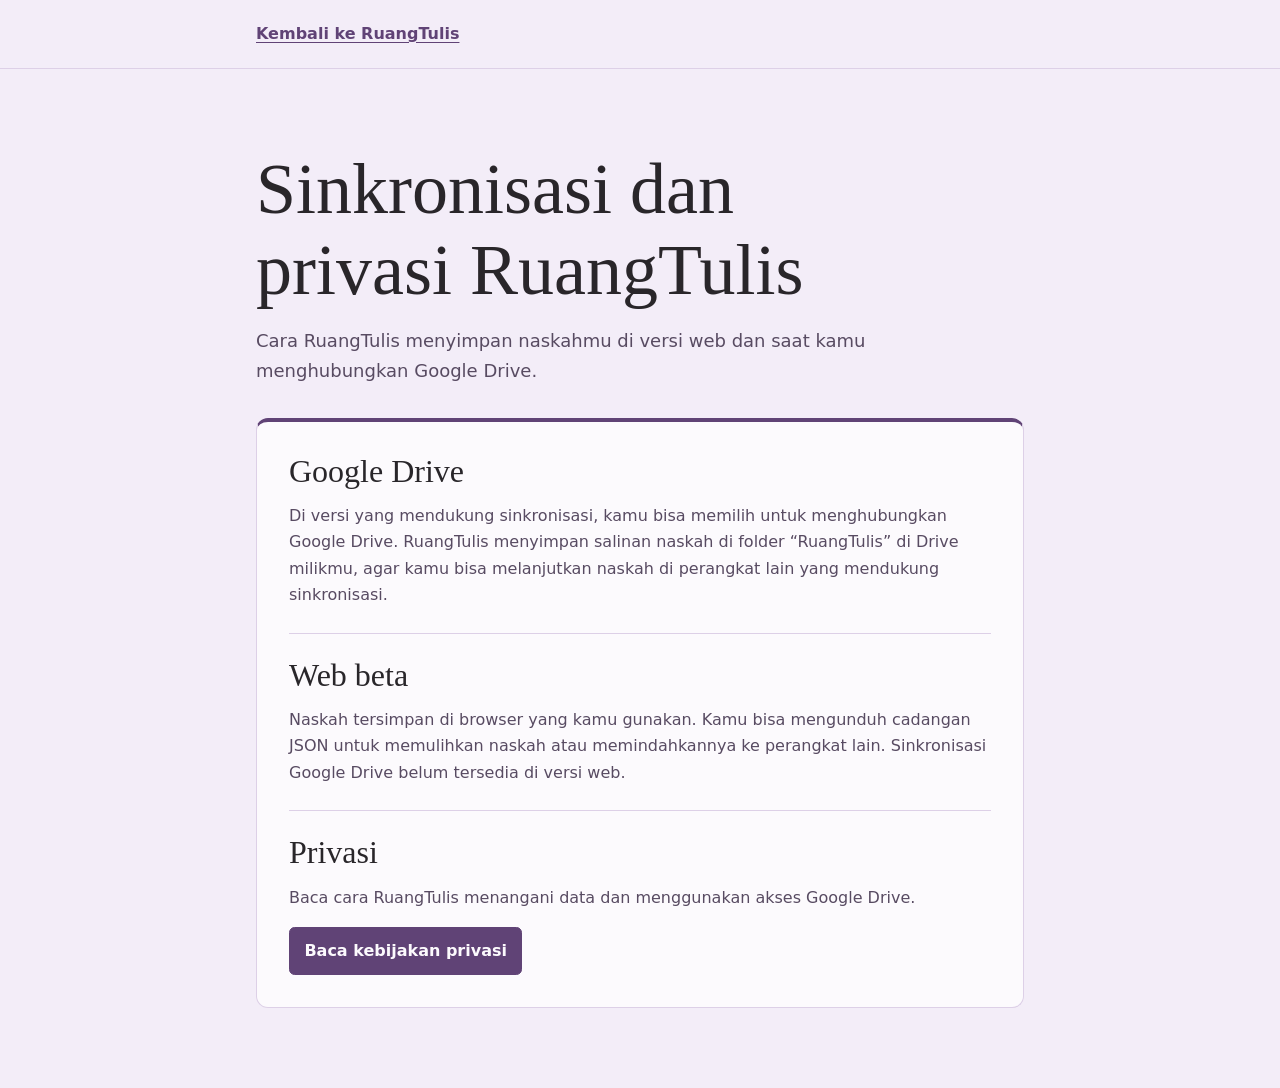
<file: index.html>
<!doctype html>
<html lang="id">
<head>
  <meta charset="utf-8">
  <meta name="viewport" content="width=device-width, initial-scale=1">
  <meta name="theme-color" content="#f3edf8">
  <title>Sinkronisasi dan privasi · RuangTulis</title>
  <meta name="description" content="Informasi tentang penyimpanan naskah dan sinkronisasi Google Drive di RuangTulis.">
  <style>
    :root {
      color-scheme: light;
      --latar: #f3edf8;
      --permukaan: #fcfafd;
      --tinta: #29262a;
      --redup: #584b62;
      --ungu: #604376;
      --garis: #ddd0e7;
    }
    * { box-sizing: border-box; }
    body {
      margin: 0;
      background: var(--latar);
      color: var(--tinta);
      font: 1rem/1.65 system-ui, sans-serif;
    }
    .wadah {
      width: min(calc(100% - 2rem), 48rem);
      margin-inline: auto;
    }
    header { border-bottom: 1px solid var(--garis); }
    header .wadah { padding-block: .75rem; }
    a { color: var(--ungu); text-underline-offset: .2em; }
    a:focus-visible { outline: 3px solid var(--ungu); outline-offset: 4px; }
    header a { display: inline-block; padding-block: .55rem; font-weight: 600; }
    main { padding-block: clamp(2.5rem, 8vw, 5rem); }
    h1, h2 { margin: 0; font-family: Georgia, serif; font-weight: 400; line-height: 1.12; }
    h1 { max-width: 17ch; font-size: clamp(2.5rem, 7vw, 4.5rem); }
    h2 { font-size: clamp(1.5rem, 4vw, 2rem); }
    p { margin: .85rem 0 0; color: var(--redup); }
    .pengantar { max-width: 55ch; margin-top: 1rem; font-size: 1.125rem; }
    .informasi {
      margin-top: 2rem;
      padding: clamp(1.25rem, 5vw, 2rem);
      background: var(--permukaan);
      border: 1px solid var(--garis);
      border-top: .25rem solid var(--ungu);
      border-radius: .75rem;
    }
    section + section { margin-top: 1.5rem; padding-top: 1.5rem; border-top: 1px solid var(--garis); }
    .privasi {
      display: inline-block;
      margin-top: 1rem;
      padding: .6rem .9rem;
      border: 1px solid var(--ungu);
      border-radius: .35rem;
      color: var(--permukaan);
      background: var(--ungu);
      font-weight: 600;
      text-decoration: none;
    }
    .privasi:hover { text-decoration: underline; }
  </style>
</head>
<body>
  <header>
    <div class="wadah">
      <a href="https://miseliastudio.com/ruangtulis/">Kembali ke RuangTulis</a>
    </div>
  </header>
  <main class="wadah">
    <h1>Sinkronisasi dan privasi RuangTulis</h1>
    <p class="pengantar">Cara RuangTulis menyimpan naskahmu di versi web dan saat kamu menghubungkan Google Drive.</p>
    <div class="informasi">
      <section aria-labelledby="drive">
        <h2 id="drive">Google Drive</h2>
        <p>Di versi yang mendukung sinkronisasi, kamu bisa memilih untuk menghubungkan Google Drive. RuangTulis menyimpan salinan naskah di folder “RuangTulis” di Drive milikmu, agar kamu bisa melanjutkan naskah di perangkat lain yang mendukung sinkronisasi.</p>
      </section>
      <section aria-labelledby="web-beta">
        <h2 id="web-beta">Web beta</h2>
        <p>Naskah tersimpan di browser yang kamu gunakan. Kamu bisa mengunduh cadangan JSON untuk memulihkan naskah atau memindahkannya ke perangkat lain. Sinkronisasi Google Drive belum tersedia di versi web.</p>
      </section>
      <section aria-labelledby="privasi">
        <h2 id="privasi">Privasi</h2>
        <p>Baca cara RuangTulis menangani data dan menggunakan akses Google Drive.</p>
        <a class="privasi" href="https://assasinotes-pixel.github.io/ruangtulis-info/privasi.html">Baca kebijakan privasi</a>
      </section>
    </div>
  </main>
</body>
</html>
</file>
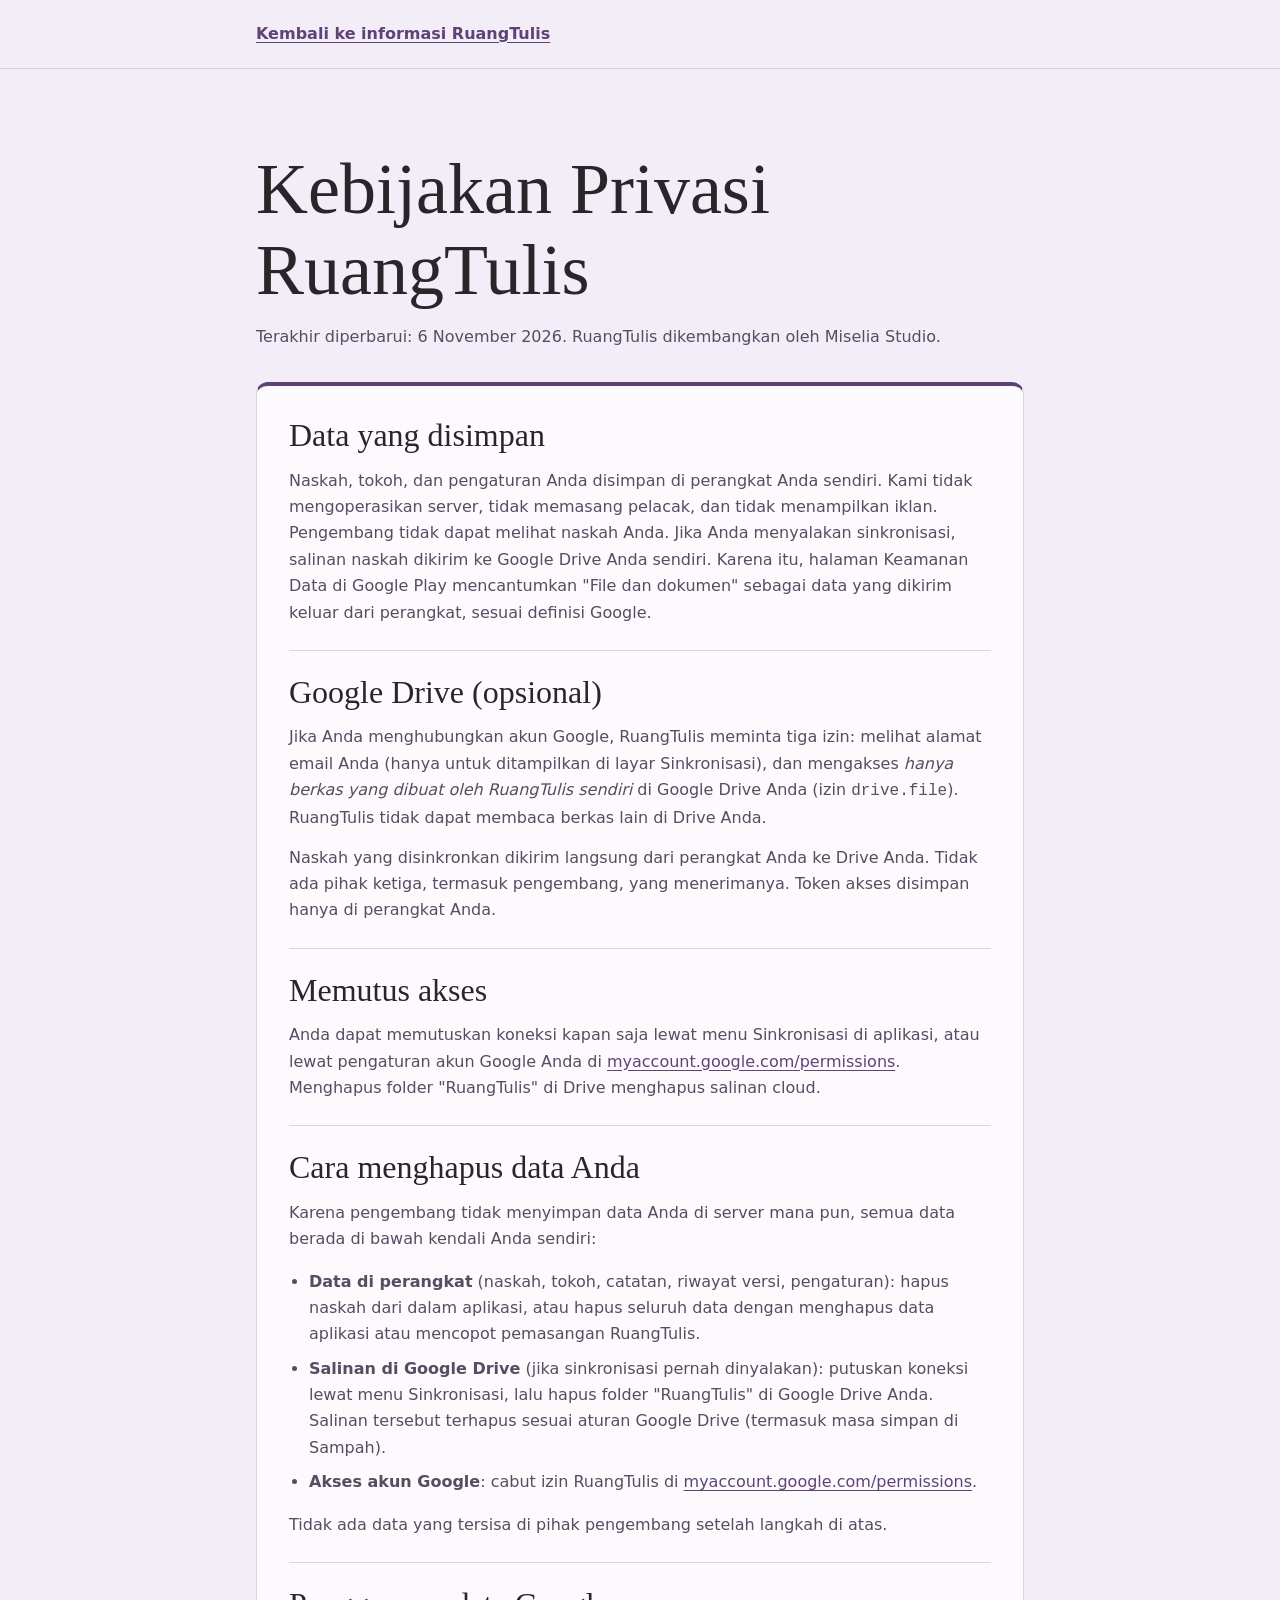
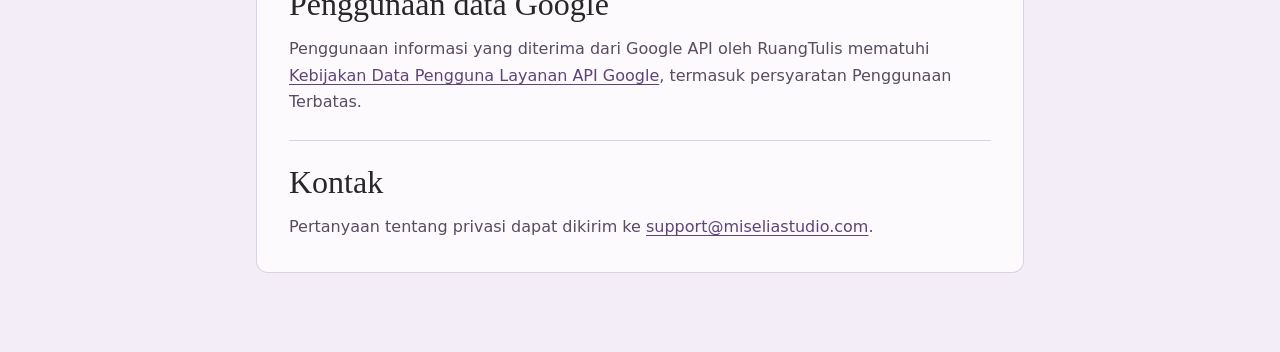
<file: privasi.html>
<!doctype html>
<html lang="id">
<head>
  <meta charset="utf-8">
  <meta name="viewport" content="width=device-width, initial-scale=1">
  <meta name="theme-color" content="#f3edf8">
  <title>Kebijakan Privasi RuangTulis</title>
  <style>
    :root {
      color-scheme: light;
      --latar: #f3edf8;
      --permukaan: #fcfafd;
      --tinta: #29262a;
      --redup: #584b62;
      --ungu: #604376;
      --garis: #ddd0e7;
    }
    * { box-sizing: border-box; }
    body {
      margin: 0;
      background: var(--latar);
      color: var(--tinta);
      font: 1rem/1.65 system-ui, sans-serif;
    }
    .wadah {
      width: min(calc(100% - 2rem), 48rem);
      margin-inline: auto;
    }
    header { border-bottom: 1px solid var(--garis); }
    header .wadah { padding-block: .75rem; }
    a { color: var(--ungu); text-underline-offset: .2em; }
    a:focus-visible { outline: 3px solid var(--ungu); outline-offset: 4px; }
    header a { display: inline-block; padding-block: .55rem; font-weight: 600; }
    main { padding-block: clamp(2.5rem, 8vw, 5rem); }
    h1, h2 { margin: 0; font-family: Georgia, serif; font-weight: 400; line-height: 1.12; }
    h1 { max-width: 17ch; font-size: clamp(2.5rem, 7vw, 4.5rem); }
    h2 { font-size: clamp(1.5rem, 4vw, 2rem); }
    p { margin: .85rem 0 0; color: var(--redup); }
    .pengantar { max-width: 55ch; margin-top: 1rem; font-size: 1.125rem; }
    .informasi {
      margin-top: 2rem;
      padding: clamp(1.25rem, 5vw, 2rem);
      background: var(--permukaan);
      border: 1px solid var(--garis);
      border-top: .25rem solid var(--ungu);
      border-radius: .75rem;
    }
    section + section { margin-top: 1.5rem; padding-top: 1.5rem; border-top: 1px solid var(--garis); }
    ul { padding-inline-start: 1.25rem; color: var(--redup); }
    li + li { margin-top: .5rem; }
    .informasi a { overflow-wrap: anywhere; }
  </style>
</head>
<body>
  <header>
    <div class="wadah">
      <a href="./">Kembali ke informasi RuangTulis</a>
    </div>
  </header>
  <main class="wadah">
    <h1>Kebijakan Privasi RuangTulis</h1>
    <p>Terakhir diperbarui: 6 November 2026. RuangTulis dikembangkan oleh Miselia Studio.</p>
    <div class="informasi">
      <section>
        <h2>Data yang disimpan</h2>
        <p>Naskah, tokoh, dan pengaturan Anda disimpan di perangkat Anda sendiri. Kami tidak mengoperasikan server, tidak memasang pelacak, dan tidak menampilkan iklan. Pengembang tidak dapat melihat naskah Anda. Jika Anda menyalakan sinkronisasi, salinan naskah dikirim ke Google Drive Anda sendiri. Karena itu, halaman Keamanan Data di Google Play mencantumkan "File dan dokumen" sebagai data yang dikirim keluar dari perangkat, sesuai definisi Google.</p>
      </section>
      <section>
        <h2>Google Drive (opsional)</h2>
        <p>Jika Anda menghubungkan akun Google, RuangTulis meminta tiga izin: melihat alamat email Anda (hanya untuk ditampilkan di layar Sinkronisasi), dan mengakses <em>hanya berkas yang dibuat oleh RuangTulis sendiri</em> di Google Drive Anda (izin <code>drive.file</code>). RuangTulis tidak dapat membaca berkas lain di Drive Anda.</p>
        <p>Naskah yang disinkronkan dikirim langsung dari perangkat Anda ke Drive Anda. Tidak ada pihak ketiga, termasuk pengembang, yang menerimanya. Token akses disimpan hanya di perangkat Anda.</p>
      </section>
      <section>
        <h2>Memutus akses</h2>
        <p>Anda dapat memutuskan koneksi kapan saja lewat menu Sinkronisasi di aplikasi, atau lewat pengaturan akun Google Anda di <a href="https://myaccount.google.com/permissions">myaccount.google.com/permissions</a>. Menghapus folder "RuangTulis" di Drive menghapus salinan cloud.</p>
      </section>
      <section>
        <h2 id="hapus-data">Cara menghapus data Anda</h2>
        <p>Karena pengembang tidak menyimpan data Anda di server mana pun, semua data berada di bawah kendali Anda sendiri:</p>
        <ul>
        <li><strong>Data di perangkat</strong> (naskah, tokoh, catatan, riwayat versi, pengaturan): hapus naskah dari dalam aplikasi, atau hapus seluruh data dengan menghapus data aplikasi atau mencopot pemasangan RuangTulis.</li>
        <li><strong>Salinan di Google Drive</strong> (jika sinkronisasi pernah dinyalakan): putuskan koneksi lewat menu Sinkronisasi, lalu hapus folder "RuangTulis" di Google Drive Anda. Salinan tersebut terhapus sesuai aturan Google Drive (termasuk masa simpan di Sampah).</li>
        <li><strong>Akses akun Google</strong>: cabut izin RuangTulis di <a href="https://myaccount.google.com/permissions">myaccount.google.com/permissions</a>.</li>
        </ul>
        <p>Tidak ada data yang tersisa di pihak pengembang setelah langkah di atas.</p>
      </section>
      <section>
        <h2>Penggunaan data Google</h2>
        <p>Penggunaan informasi yang diterima dari Google API oleh RuangTulis mematuhi <a href="https://developers.google.com/terms/api-services-user-data-policy">Kebijakan Data Pengguna Layanan API Google</a>, termasuk persyaratan Penggunaan Terbatas.</p>
      </section>
      <section>
        <h2>Kontak</h2>
        <p>Pertanyaan tentang privasi dapat dikirim ke <a href="mailto:support@miseliastudio.com">support@miseliastudio.com</a>.</p>
      </section>
    </div>
  </main>
</body>
</html>
</file>
